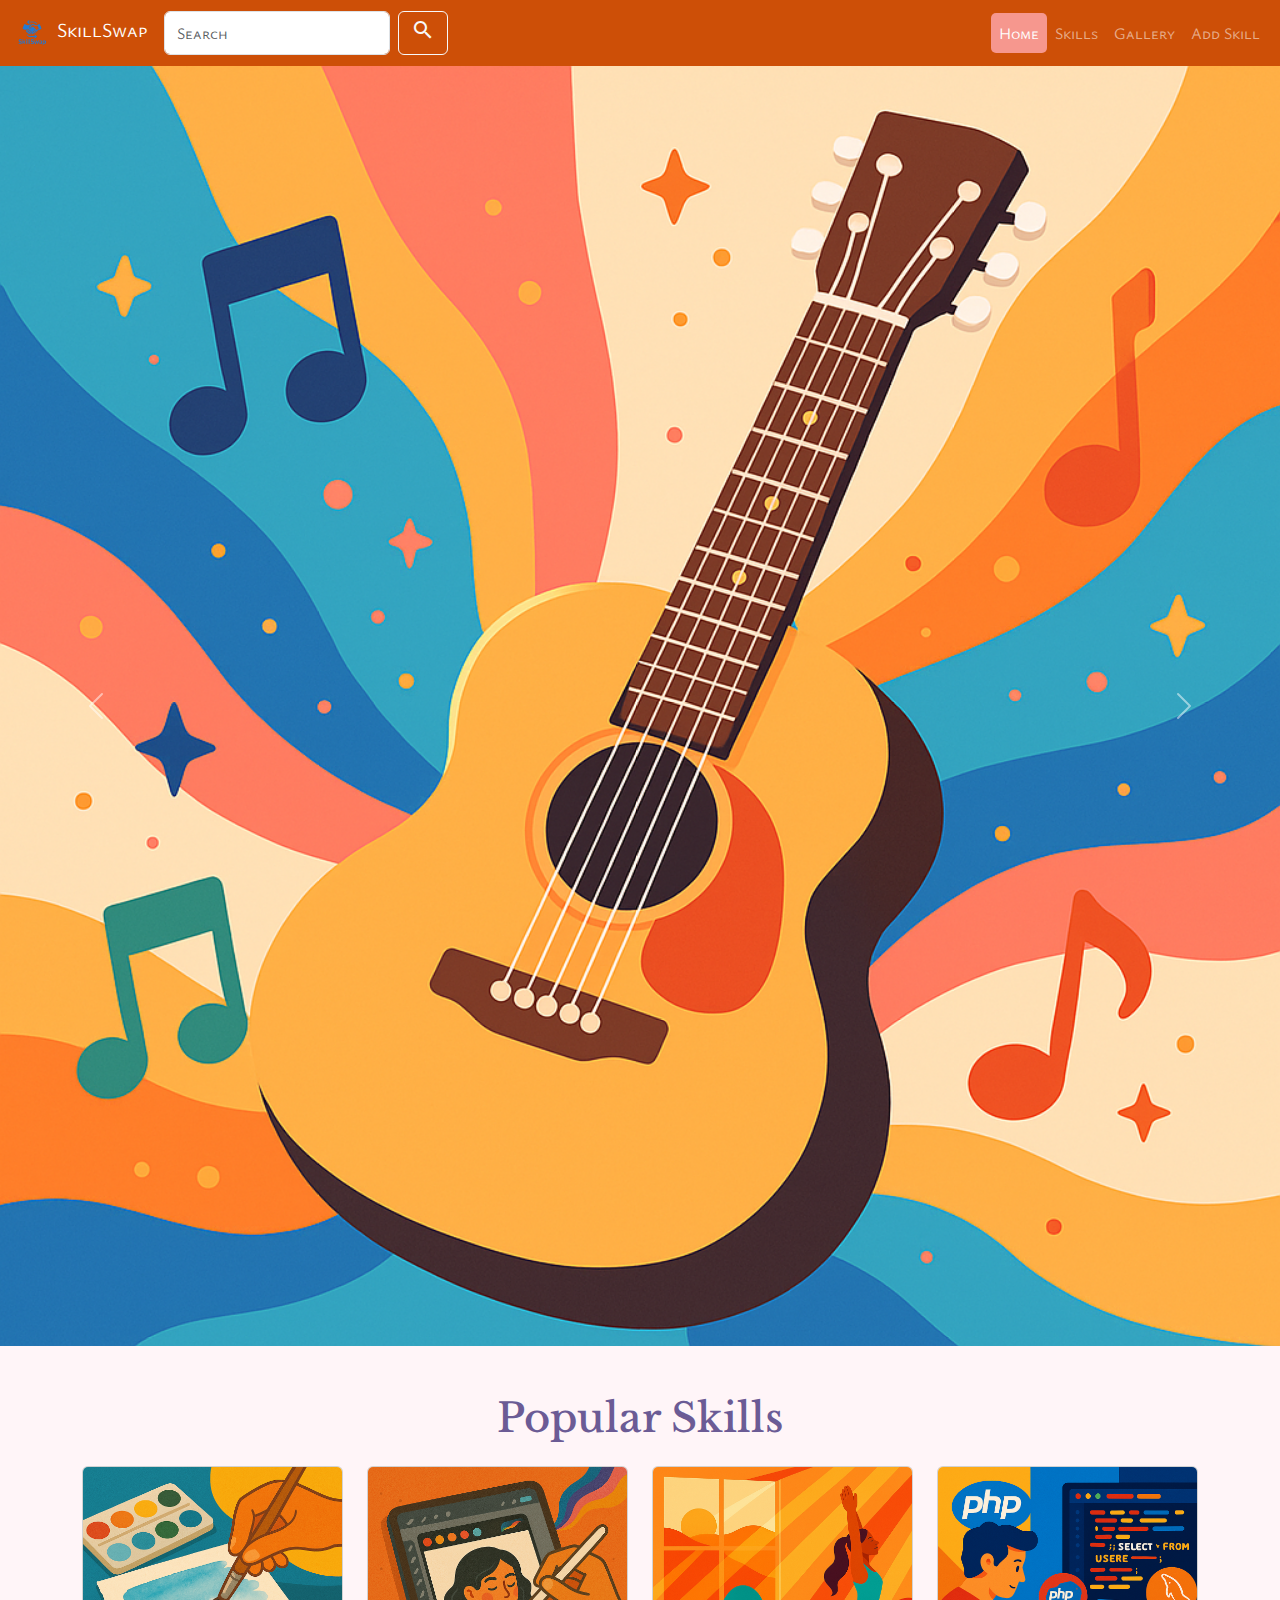
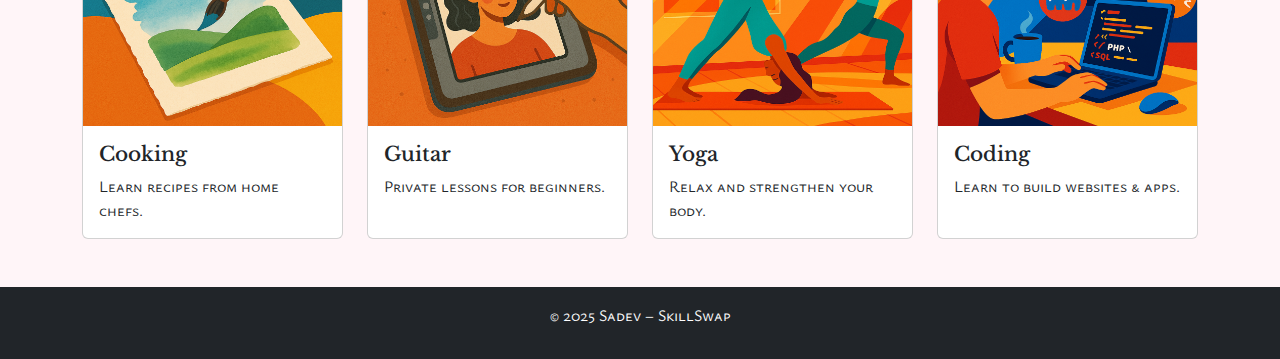
<file: a1/index.html>
<!DOCTYPE html>
<html lang="en">
<head>
  <meta charset="utf-8">
  <meta name="viewport" content="width=device-width, initial-scale=1">
  <title>SkillSwap | Home</title>

  
  <link href="https://fonts.googleapis.com/css2?family=Ysabeau+SC&family=Libre+Baskerville&display=swap" rel="stylesheet">
  <link href="https://fonts.googleapis.com/icon?family=Material+Icons" rel="stylesheet">

  
  <link href="https://cdn.jsdelivr.net/npm/bootstrap@5.3.3/dist/css/bootstrap.min.css" rel="stylesheet">

  
  <link rel="stylesheet" href="assets/css/styles.css">
  <link rel="icon" type="image/x-icon" href="assets/images/favicon.ico">
</head>
<body>


<header>
  <nav class="navbar navbar-expand-lg navbar-dark bg-dark">
    <div class="container-fluid">
      <a class="navbar-brand" href="index.html">
        <img src="assets/images/SkillSwap_logo.png" alt="SkillSwap Logo" width="40" height="40">
        SkillSwap
      </a>
      <form class="d-flex ms-auto">
        <input class="form-control me-2" type="search" placeholder="Search">
        <button class="btn btn-outline-light" type="submit">
          <span class="material-icons">search</span>
        </button>
      </form>
      <div class="collapse navbar-collapse">
        <ul class="navbar-nav ms-auto">
          <li class="nav-item"><a class="nav-link active" href="index.html">Home</a></li>
          <li class="nav-item"><a class="nav-link" href="skills.html">Skills</a></li>
          <li class="nav-item"><a class="nav-link" href="gallery.html">Gallery</a></li>
          <li class="nav-item"><a class="nav-link" href="add.html">Add Skill</a></li>
        </ul>
      </div>
    </div>
  </nav>
</header>


<div id="skillCarousel" class="carousel slide" data-bs-ride="carousel">
  <div class="carousel-inner">
    <div class="carousel-item active">
      <img src="assets/images/1.png" class="d-block w-100" alt="Skill 1">
    </div>
    <div class="carousel-item">
      <img src="assets/images/2.png" class="d-block w-100" alt="Skill 2">
    </div>
    <div class="carousel-item">
      <img src="assets/images/3.png" class="d-block w-100" alt="Skill 3">
    </div>
    <div class="carousel-item">
      <img src="assets/images/4.png" class="d-block w-100" alt="Skill 4">
    </div>
  </div>
  <button class="carousel-control-prev" type="button" data-bs-target="#skillCarousel" data-bs-slide="prev">
    <span class="carousel-control-prev-icon"></span>
  </button>
  <button class="carousel-control-next" type="button" data-bs-target="#skillCarousel" data-bs-slide="next">
    <span class="carousel-control-next-icon"></span>
  </button>
</div>


<main class="container my-5">
  <h1 class="text-center mb-4">Popular Skills</h1>
  <div class="row g-4">
    <div class="col-md-3 col-sm-6">
      <div class="card h-100">
        <img src="assets/images/5.png" class="card-img-top" alt="Cooking">
        <div class="card-body">
          <h5 class="card-title">Cooking</h5>
          <p class="card-text">Learn recipes from home chefs.</p>
        </div>
      </div>
    </div>
    <div class="col-md-3 col-sm-6">
      <div class="card h-100">
        <img src="assets/images/6.png" class="card-img-top" alt="Guitar">
        <div class="card-body">
          <h5 class="card-title">Guitar</h5>
          <p class="card-text">Private lessons for beginners.</p>
        </div>
      </div>
    </div>
    <div class="col-md-3 col-sm-6">
      <div class="card h-100">
        <img src="assets/images/7.png" class="card-img-top" alt="Yoga">
        <div class="card-body">
          <h5 class="card-title">Yoga</h5>
          <p class="card-text">Relax and strengthen your body.</p>
        </div>
      </div>
    </div>
    <div class="col-md-3 col-sm-6">
      <div class="card h-100">
        <img src="assets/images/8.png" class="card-img-top" alt="Coding">
        <div class="card-body">
          <h5 class="card-title">Coding</h5>
          <p class="card-text">Learn to build websites & apps.</p>
        </div>
      </div>
    </div>
  </div>
</main>


<footer class="bg-dark text-white text-center py-3">
  <p>&copy; 2025 Sadev – SkillSwap</p>
</footer>


<script src="https://cdn.jsdelivr.net/npm/bootstrap@5.3.3/dist/js/bootstrap.bundle.min.js"></script>
<script src="assets/js/scripts.js"></script>
</body>
</html>
</file>
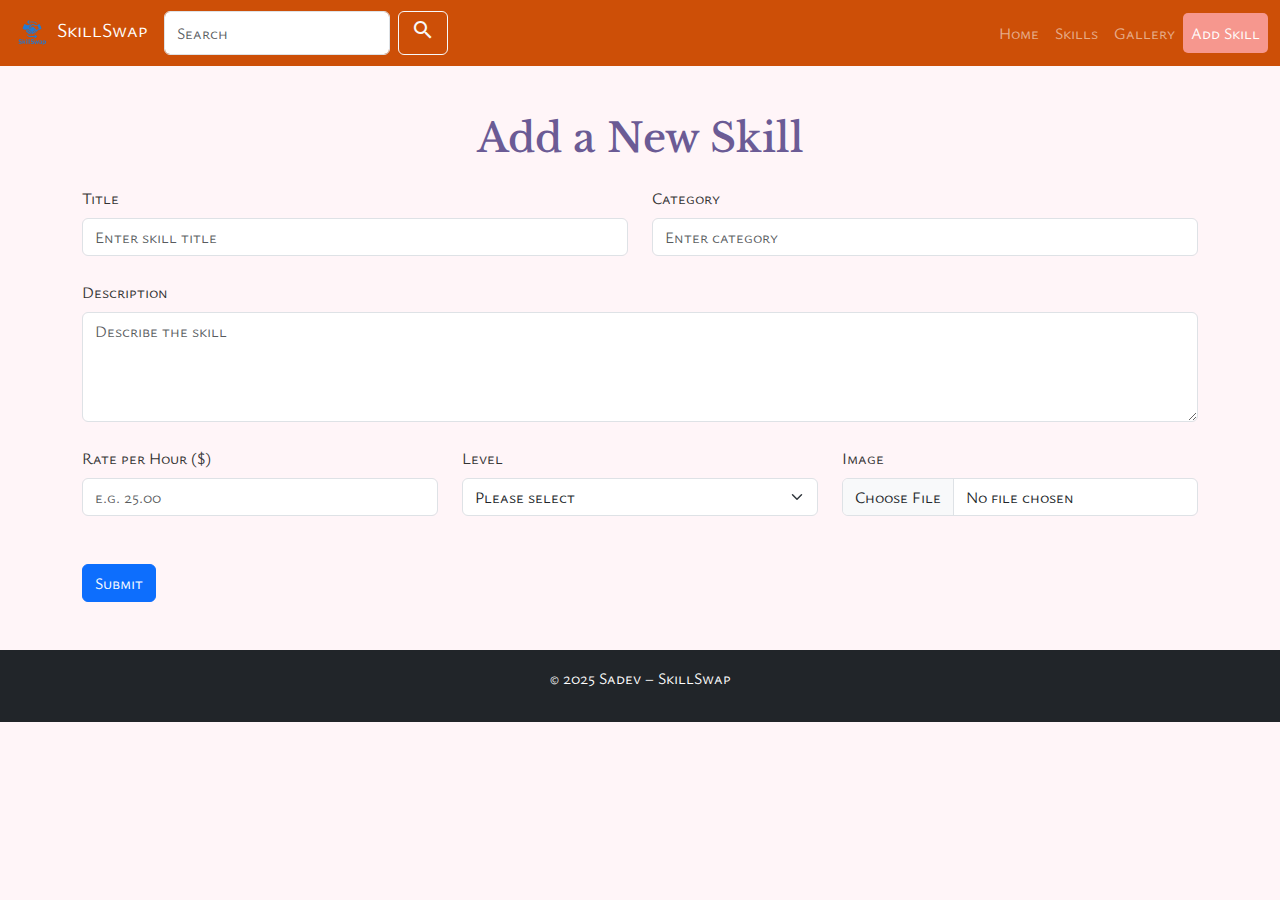
<file: a1/add.html>
<!DOCTYPE html>
<html lang="en">
<head>
  <meta charset="utf-8">
  <meta name="viewport" content="width=device-width, initial-scale=1">
  <title>SkillSwap | Add Skill</title>
  <link href="https://fonts.googleapis.com/css2?family=Ysabeau+SC&family=Libre+Baskerville&display=swap" rel="stylesheet">
  <link href="https://fonts.googleapis.com/icon?family=Material+Icons" rel="stylesheet">
  <link href="https://cdn.jsdelivr.net/npm/bootstrap@5.3.3/dist/css/bootstrap.min.css" rel="stylesheet">
  <link rel="stylesheet" href="assets/css/styles.css">
  <link rel="icon" type="image/x-icon" href="assets/images/favicon.ico">
</head>
<body>

<header>
  <nav class="navbar navbar-expand-lg navbar-dark bg-dark">
    <div class="container-fluid">
      <a class="navbar-brand" href="index.html">
        <img src="assets/images/SkillSwap_logo.png" alt="SkillSwap Logo" width="40" height="40">
        SkillSwap
      </a>
      <form class="d-flex ms-auto">
        <input class="form-control me-2" type="search" placeholder="Search" aria-label="Search">
        <button class="btn btn-outline-light" type="submit">
          <span class="material-icons">search</span>
        </button>
      </form>
      <div class="collapse navbar-collapse">
        <ul class="navbar-nav ms-auto">
          <li class="nav-item"><a class="nav-link" href="index.html">Home</a></li>
          <li class="nav-item"><a class="nav-link" href="skills.html">Skills</a></li>
          <li class="nav-item"><a class="nav-link" href="gallery.html">Gallery</a></li>
          <li class="nav-item"><a class="nav-link active" href="add.html">Add Skill</a></li>
        </ul>
      </div>
    </div>
  </nav>
</header>

<main class="container my-5">
  <h1 class="text-center mb-4">Add a New Skill</h1>

  <form id="addSkillForm" action="https://titan.csit.rmit.edu.au/~e54061/wp/request-test.php" method="post" enctype="multipart/form-data" novalidate>
    <div class="row g-4">
      <div class="col-md-6">
        <label for="title" class="form-label">Title</label>
        <input id="title" name="title" type="text" class="form-control" placeholder="Enter skill title" required>
      </div>
      <div class="col-md-6">
        <label for="category" class="form-label">Category</label>
        <input id="category" name="category" type="text" class="form-control" placeholder="Enter category" required>
      </div>
      <div class="col-12">
        <label for="description" class="form-label">Description</label>
        <textarea id="description" name="description" rows="4" class="form-control" placeholder="Describe the skill" required></textarea>
      </div>
      <div class="col-md-4">
        <label for="rate" class="form-label">Rate per Hour ($)</label>
        <input id="rate" name="rate" type="number" step="0.01" min="0" class="form-control" placeholder="e.g. 25.00" required>
      </div>
      <div class="col-md-4">
        <label for="level" class="form-label">Level</label>
        <select id="level" name="level" class="form-select" required>
          <option value="" selected disabled>Please select</option>
          <option>Beginner</option>
          <option>Intermediate</option>
          <option>Expert</option>
        </select>
      </div>
      <div class="col-md-4">
        <label for="image" class="form-label">Image</label>
        <input id="image" name="image" type="file" class="form-control" accept=".jpg,.jpeg,.png,.gif,.webp" required>
      </div>
      <div class="col-12">
        <div id="fileHelp" class="alert alert-danger d-none" role="alert">
          Only image files are allowed (JPG, JPEG, PNG, GIF, WEBP).
        </div>
      </div>
      <div class="col-12">
        <button class="btn btn-primary" type="submit">Submit</button>
      </div>
    </div>
  </form>
</main>

<footer class="bg-dark text-white text-center py-3">
  <p>&copy; 2025 Sadev – SkillSwap</p>
</footer>

<script src="https://cdn.jsdelivr.net/npm/bootstrap@5.3.3/dist/js/bootstrap.bundle.min.js"></script>
<script src="assets/js/scripts.js"></script>
</body>
</html>
</file>
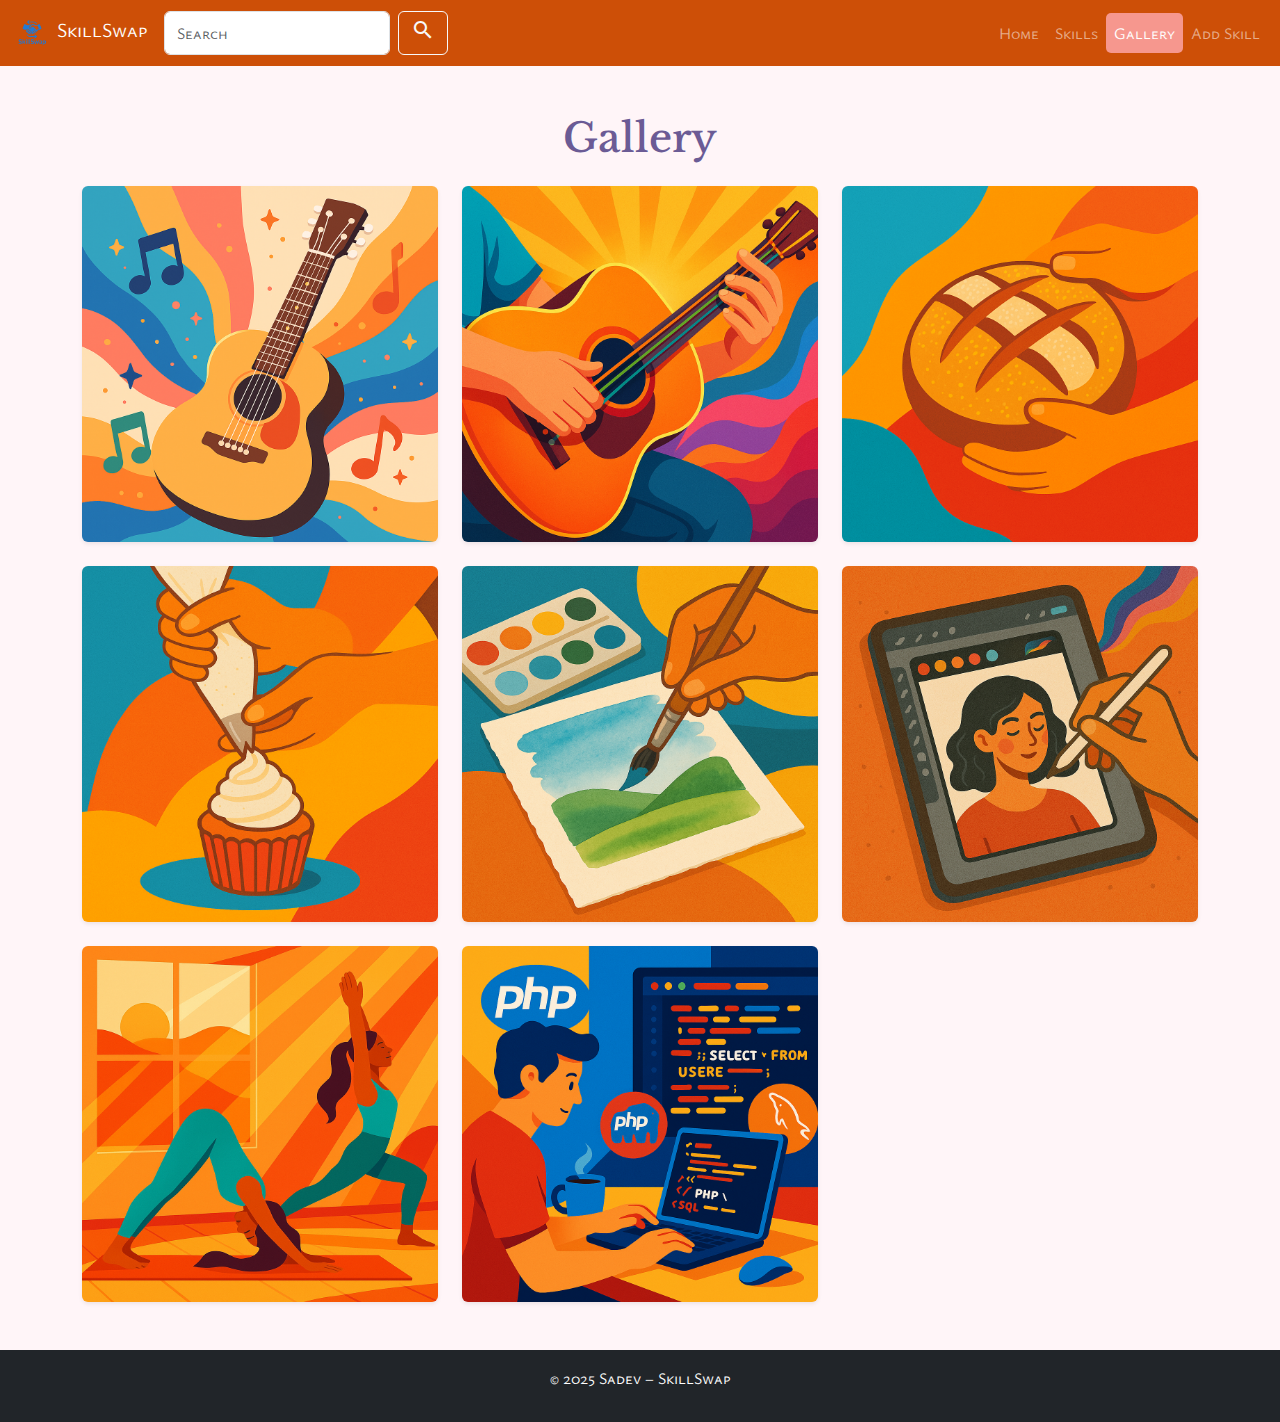
<file: a1/Gallery.html>
<!DOCTYPE html>
<html lang="en">
<head>
  <meta charset="utf-8">
  <meta name="viewport" content="width=device-width, initial-scale=1">
  <title>SkillSwap | Gallery</title>

  <!-- Google Fonts -->
  <link href="https://fonts.googleapis.com/css2?family=Ysabeau+SC&family=Libre+Baskerville&display=swap" rel="stylesheet">
  <link href="https://fonts.googleapis.com/icon?family=Material+Icons" rel="stylesheet">

  <!-- Bootstrap CSS -->
  <link href="https://cdn.jsdelivr.net/npm/bootstrap@5.3.3/dist/css/bootstrap.min.css" rel="stylesheet">

  <!-- Custom CSS -->
  <link rel="stylesheet" href="assets/css/styles.css">
  <link rel="icon" type="image/x-icon" href="assets/images/favicon.ico">
</head>
<body>

<!-- ✅ Navbar -->
<header>
  <nav class="navbar navbar-expand-lg navbar-dark bg-dark">
    <div class="container-fluid">
      <a class="navbar-brand" href="index.html">
        <img src="assets/images/SkillSwap_logo.png" alt="SkillSwap Logo" width="40" height="40">
        SkillSwap
      </a>
      <form class="d-flex ms-auto">
        <input class="form-control me-2" type="search" placeholder="Search">
        <button class="btn btn-outline-light" type="submit">
          <span class="material-icons">search</span>
        </button>
      </form>
      <div class="collapse navbar-collapse">
        <ul class="navbar-nav ms-auto">
          <li class="nav-item"><a class="nav-link" href="index.html">Home</a></li>
          <li class="nav-item"><a class="nav-link" href="skills.html">Skills</a></li>
          <li class="nav-item"><a class="nav-link active" href="gallery.html">Gallery</a></li>
          <li class="nav-item"><a class="nav-link" href="add.html">Add Skill</a></li>
        </ul>
      </div>
    </div>
  </nav>
</header>

<main class="container my-5">
  <h1 class="text-center mb-4">Gallery</h1>

  <!-- ✅ GRID: all 8 images INSIDE this row -->
  <div class="row g-4">
    <div class="col-6 col-md-4">
      <a href="#" data-bs-toggle="modal" data-bs-target="#img1">
        <img src="assets/images/1.png" class="img-fluid rounded shadow-sm" alt="Gallery 1">
      </a>
    </div>
    <div class="col-6 col-md-4">
      <a href="#" data-bs-toggle="modal" data-bs-target="#img2">
        <img src="assets/images/2.png" class="img-fluid rounded shadow-sm" alt="Gallery 2">
      </a>
    </div>
    <div class="col-6 col-md-4">
      <a href="#" data-bs-toggle="modal" data-bs-target="#img3">
        <img src="assets/images/3.png" class="img-fluid rounded shadow-sm" alt="Gallery 3">
      </a>
    </div>
    <div class="col-6 col-md-4">
      <a href="#" data-bs-toggle="modal" data-bs-target="#img4">
        <img src="assets/images/4.png" class="img-fluid rounded shadow-sm" alt="Gallery 4">
      </a>
    </div>
    <div class="col-6 col-md-4">
      <a href="#" data-bs-toggle="modal" data-bs-target="#img5">
        <img src="assets/images/5.png" class="img-fluid rounded shadow-sm" alt="Gallery 5">
      </a>
    </div>
    <div class="col-6 col-md-4">
      <a href="#" data-bs-toggle="modal" data-bs-target="#img6">
        <img src="assets/images/6.png" class="img-fluid rounded shadow-sm" alt="Gallery 6">
      </a>
    </div>
    <!-- Newly added 7 & 8 -->
    <div class="col-6 col-md-4">
      <a href="#" data-bs-toggle="modal" data-bs-target="#img7">
        <img src="assets/images/7.png" class="img-fluid rounded shadow-sm" alt="Yoga">
      </a>
    </div>
    <div class="col-6 col-md-4">
      <a href="#" data-bs-toggle="modal" data-bs-target="#img8">
        <img src="assets/images/8.png" class="img-fluid rounded shadow-sm" alt="Coding">
      </a>
    </div>
  </div>

  <!-- ✅ MODALS: one per image, after the grid -->
  <div class="modal fade" id="img1" tabindex="-1" aria-hidden="true">
    <div class="modal-dialog modal-dialog-centered modal-lg"><div class="modal-content">
      <img src="assets/images/1.png" class="w-100" alt="">
    </div></div>
  </div>
  <div class="modal fade" id="img2" tabindex="-1" aria-hidden="true">
    <div class="modal-dialog modal-dialog-centered modal-lg"><div class="modal-content">
      <img src="assets/images/2.png" class="w-100" alt="">
    </div></div>
  </div>
  <div class="modal fade" id="img3" tabindex="-1" aria-hidden="true">
    <div class="modal-dialog modal-dialog-centered modal-lg"><div class="modal-content">
      <img src="assets/images/3.png" class="w-100" alt="">
    </div></div>
  </div>
  <div class="modal fade" id="img4" tabindex="-1" aria-hidden="true">
    <div class="modal-dialog modal-dialog-centered modal-lg"><div class="modal-content">
      <img src="assets/images/4.png" class="w-100" alt="">
    </div></div>
  </div>
  <div class="modal fade" id="img5" tabindex="-1" aria-hidden="true">
    <div class="modal-dialog modal-dialog-centered modal-lg"><div class="modal-content">
      <img src="assets/images/5.png" class="w-100" alt="">
    </div></div>
  </div>
  <div class="modal fade" id="img6" tabindex="-1" aria-hidden="true">
    <div class="modal-dialog modal-dialog-centered modal-lg"><div class="modal-content">
      <img src="assets/images/6.png" class="w-100" alt="">
    </div></div>
  </div>
  <!-- New modals for 7 & 8 -->
  <div class="modal fade" id="img7" tabindex="-1" aria-hidden="true">
    <div class="modal-dialog modal-dialog-centered modal-lg"><div class="modal-content">
      <img src="assets/images/7.png" class="w-100" alt="Yoga">
    </div></div>
  </div>
  <div class="modal fade" id="img8" tabindex="-1" aria-hidden="true">
    <div class="modal-dialog modal-dialog-centered modal-lg"><div class="modal-content">
      <img src="assets/images/8.png" class="w-100" alt="Coding">
    </div></div>
  </div>
</main>

<!-- ✅ Footer -->
<footer class="bg-dark text-white text-center py-3">
  <p>&copy; 2025 Sadev – SkillSwap</p>
</footer>

<!-- Bootstrap JS -->
<script src="https://cdn.jsdelivr.net/npm/bootstrap@5.3.3/dist/js/bootstrap.bundle.min.js"></script>
<script src="assets/js/scripts.js"></script>
</body>
</html>
</file>
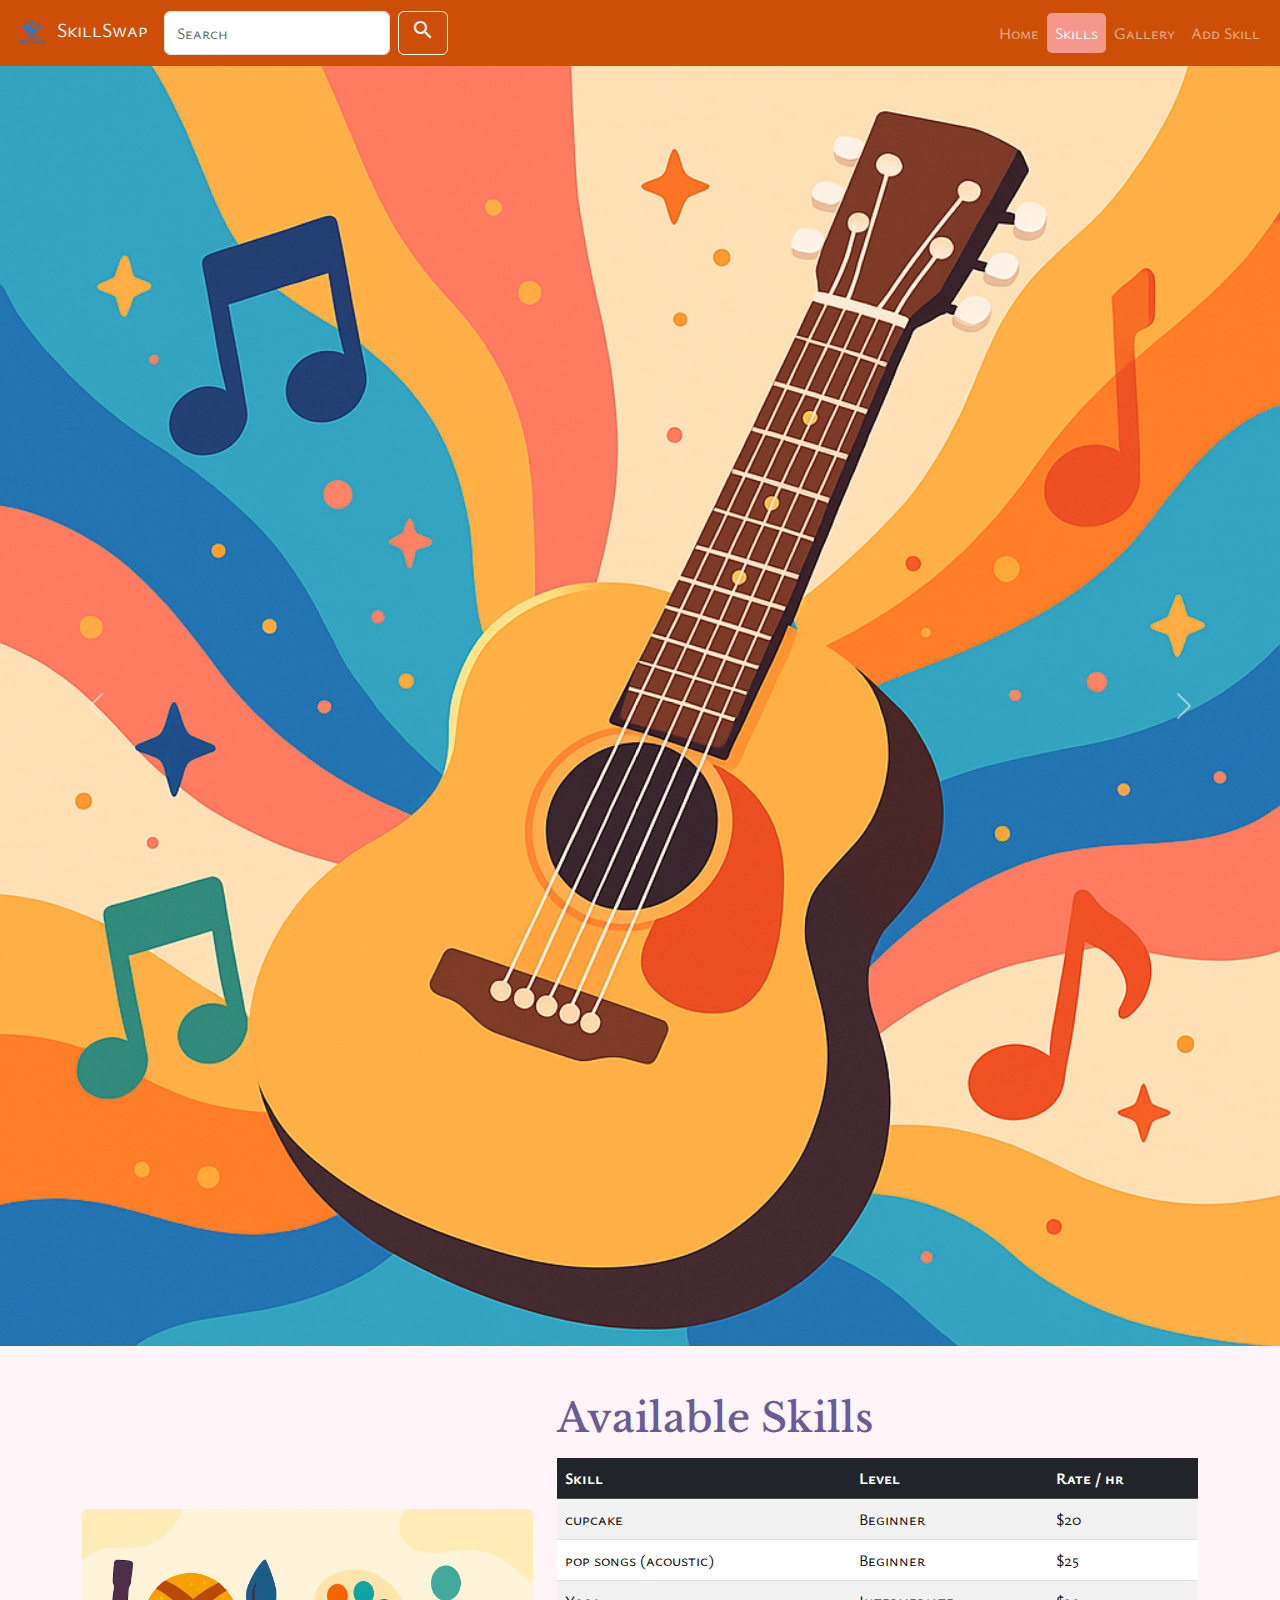
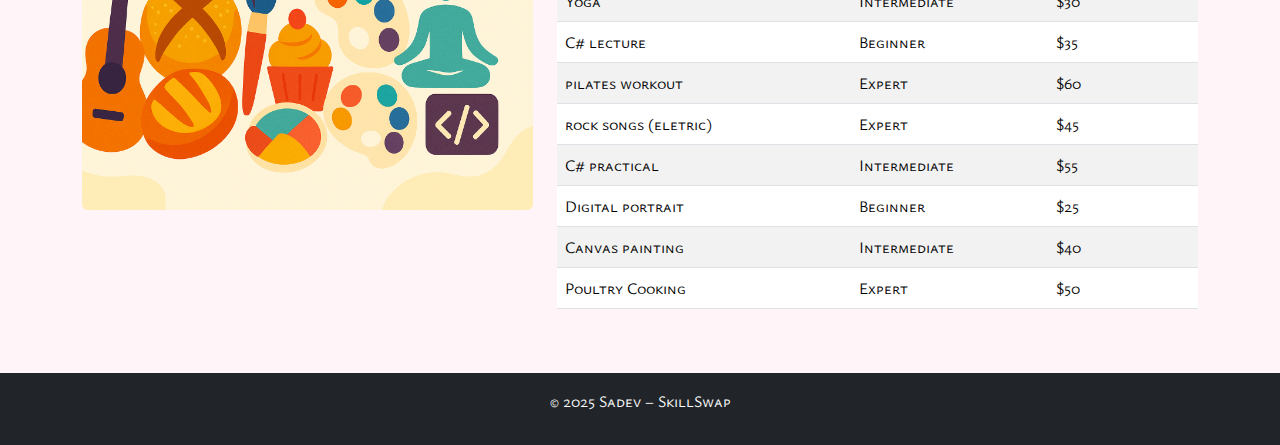
<file: a1/skills.html>
<!DOCTYPE html>
<html lang="en">
<head>
  <meta charset="utf-8">
  <meta name="viewport" content="width=device-width, initial-scale=1">
  <title>SkillSwap | Skills</title>

  
  <link href="https://fonts.googleapis.com/css2?family=Ysabeau+SC&family=Libre+Baskerville&display=swap" rel="stylesheet">
  <link href="https://fonts.googleapis.com/icon?family=Material+Icons" rel="stylesheet">

  
  <link href="https://cdn.jsdelivr.net/npm/bootstrap@5.3.3/dist/css/bootstrap.min.css" rel="stylesheet">

  
  <link rel="stylesheet" href="assets/css/styles.css">

  <link rel="icon" type="image/x-icon" href="assets/images/favicon.ico">
</head>
<body>


<header>
  <nav class="navbar navbar-expand-lg navbar-dark bg-dark">
    <div class="container-fluid">
      <a class="navbar-brand" href="index.html">
        <img src="assets/images/SkillSwap_logo.png" alt="SkillSwap Logo" width="40" height="40">
        SkillSwap
      </a>
      <form class="d-flex ms-auto">
        <input class="form-control me-2" type="search" placeholder="Search">
        <button class="btn btn-outline-light" type="submit">
          <span class="material-icons">search</span>
        </button>
      </form>
      <div class="collapse navbar-collapse">
        <ul class="navbar-nav ms-auto">
          <li class="nav-item"><a class="nav-link" href="index.html">Home</a></li>
          <li class="nav-item"><a class="nav-link active" href="skills.html">Skills</a></li>
          <li class="nav-item"><a class="nav-link" href="gallery.html">Gallery</a></li>
          <li class="nav-item"><a class="nav-link" href="add.html">Add Skill</a></li>
        </ul>
      </div>
    </div>
  </nav>
</header>


<div id="skillCarousel" class="carousel slide" data-bs-ride="carousel">
  <div class="carousel-inner">
    <div class="carousel-item active">
      <img src="assets/images/1.png" class="d-block w-100" alt="Skill 1">
    </div>
    <div class="carousel-item">
      <img src="assets/images/2.png" class="d-block w-100" alt="Skill 2">
    </div>
    <div class="carousel-item">
      <img src="assets/images/3.png" class="d-block w-100" alt="Skill 3">
    </div>
    <div class="carousel-item">
      <img src="assets/images/4.png" class="d-block w-100" alt="Skill 4">
    </div>
  </div>
  <button class="carousel-control-prev" type="button" data-bs-target="#skillCarousel" data-bs-slide="prev">
    <span class="carousel-control-prev-icon"></span>
  </button>
  <button class="carousel-control-next" type="button" data-bs-target="#skillCarousel" data-bs-slide="next">
    <span class="carousel-control-next-icon"></span>
  </button>
</div>


<main class="container my-5">
  <div class="row g-4 align-items-center">
    
    <div class="col-lg-5">
      <img src="assets/images/skills_banner.png" class="img-fluid rounded" alt="Skills banner">
    </div>

    
    <div class="col-lg-7">
      <h1 class="mb-3">Available Skills</h1>
      <div class="table-responsive">
        <table class="table table-striped align-middle">
          <thead class="table-dark">
            <tr>
              <th>Skill</th>
              <th>Level</th>
              <th>Rate / hr</th>
            </tr>
          </thead>
          <tbody>
            <tr><td>cupcake</td><td>Beginner</td><td>$20</td></tr>
            <tr><td>pop songs (acoustic)</td><td>Beginner</td><td>$25</td></tr>
            <tr><td>Yoga</td><td>Intermediate</td><td>$30</td></tr>
            <tr><td>C# lecture</td><td>Beginner</td><td>$35</td></tr>
            <tr><td>pilates workout</td><td>Expert</td><td>$60</td></tr>
            <tr><td>rock songs (eletric)</td><td>Expert</td><td>$45</td></tr>
            <tr><td>C# practical</td><td>Intermediate</td><td>$55</td></tr>
            <tr><td>Digital portrait</td><td>Beginner</td><td>$25</td></tr>
            <tr><td>Canvas painting</td><td>Intermediate</td><td>$40</td></tr>
            <tr><td>Poultry Cooking</td><td>Expert</td><td>$50</td></tr>
          </tbody>
        </table>
      </div>
    </div>
  </div>
</main>



<footer class="bg-dark text-white text-center py-3">
  <p>&copy; 2025 Sadev – SkillSwap</p>
</footer>


<script src="https://cdn.jsdelivr.net/npm/bootstrap@5.3.3/dist/js/bootstrap.bundle.min.js"></script>
<script src="assets/js/scripts.js"></script>
</body>
</html>
</file>
<file: a1/assets/css/styles.css>
/* =====================
   GENERAL STYLES
===================== */
body {
  font-family: 'Ysabeau SC', sans-serif; /* main font */
  background-color: #fff5f8;             /* light pink background */
  color: #333333;                        /* dark grey text */
  margin: 0;
  padding: 0;
}

/* Headings use a different font */
h1, h2, h3, h4, h5 {
  font-family: 'Libre Baskerville', serif;
  color: #6b5b95; /* purple */
}

/* =====================
   NAVBAR
===================== */
.navbar {
  background-color: #cd4f07 !important; /* orange */
}

/* Make the active link stand out */
.nav-link.active {
  background-color: #f6978e;
  border-radius: 5px;
  color: white !important;
}

/* =====================
   FOOTER
===================== */
footer {
  background-color: #333333; /* dark grey */
  color: white;
  padding: 15px;
  text-align: center;
}
</file>
